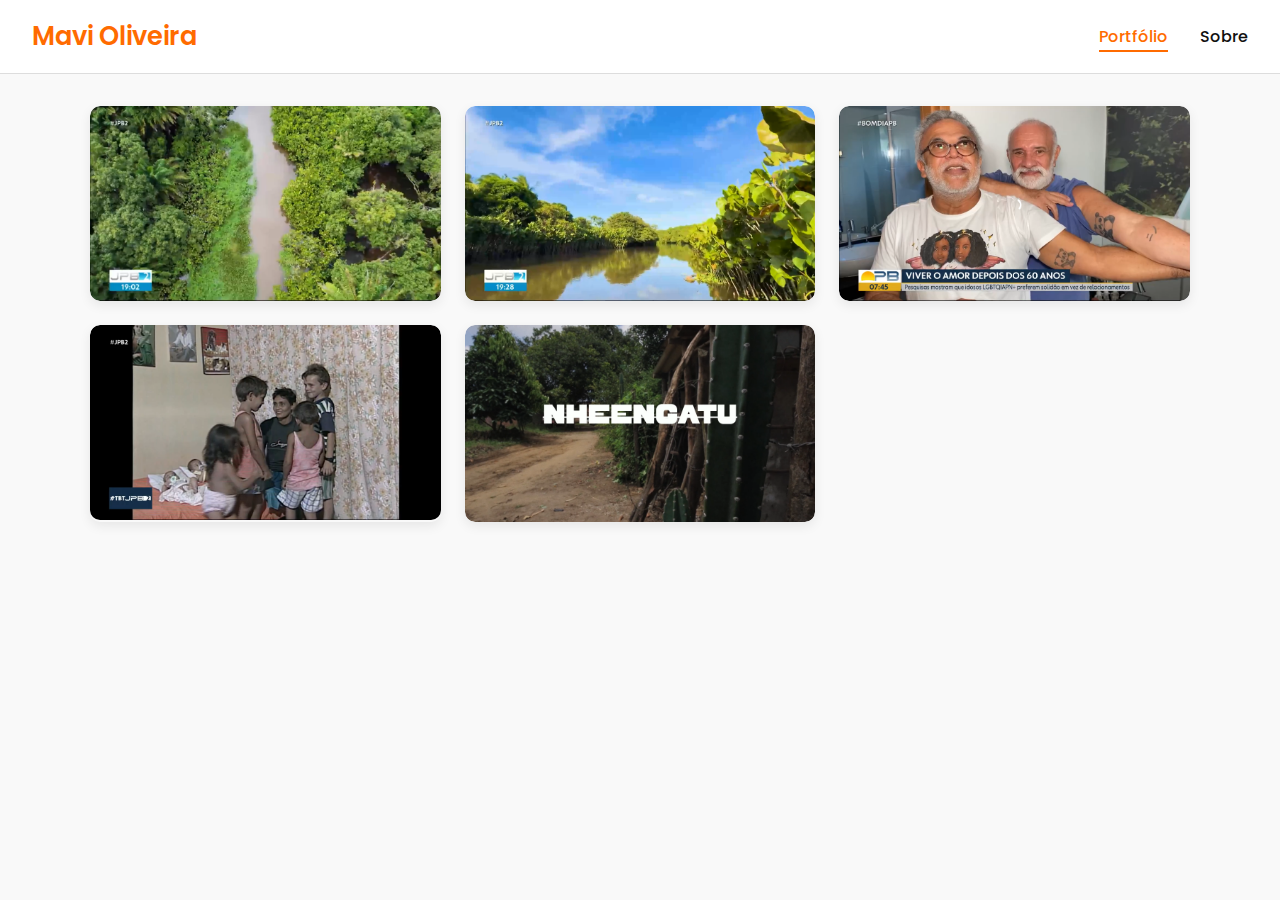
<file: index.html>
<!DOCTYPE html>
<html lang="en">
<head>
  <meta charset="UTF-8" />
  <meta name="viewport" content="width=device-width, initial-scale=1.0" />
  <title>Portfólio</title>
  <link rel="stylesheet" href="style.css" />
</head>
<body>
  <!-- Menu de navegação -->
  <header>
    <h1>Mavi Oliveira</h1>
    <nav>
      <ul>
        <li><a href="index.html" class="active">Portfólio</a></li>
        <li><a href="about.html">Sobre</a></li>
      </ul>
    </nav>
  </header>

  <!-- Productions Grid -->
  <main>
    <section class="grid">
      <!-- Example video card -->
      <a href="https://globoplay.globo.com/v/13858946/" target="_blank" class="card">
        <img src="images/video1.png" alt="Video 1" />
        <div class="overlay">
          <h2>Rio Gramame: Parte 1</h2>
          <p>Reportagens mostram desafios ambientais do rio que abastece João Pessoa.</p>
        </div>
      </a>

      <a href="https://globoplay.globo.com/v/13862538/" target="_blank" class="card">
        <img src="images/video2.png" alt="Video 2" />
        <div class="overlay">
          <h2>Rio Gramame: Parte 2</h2>
          <p>Segunda reportagem especial mostra trabalho de conscientização feito com alunos e comunidade.</p>
        </div>
      </a>

      <a href="https://globoplay.globo.com/v/13710691/" target="_blank" class="card">
        <img src="images/video3.png" alt="Video 3" />
        <div class="overlay">
          <h2>Idosos LGBTQIAPN+</h2>
          <p>Pesquisas indicam que idosos LGBTQIAPN+ preferem a solidão a relacionamentos.</p>
        </div>
      </a>

      <a href="https://globoplay.globo.com/v/13581061/" target="_blank" class="card">
        <img src="images/video4.png" alt="Video 4" />
        <div class="overlay">
          <h2>Laurinete e a história dos trigêmeos</h2>
          <p>Relembre a trajetória de Laurinete, que engravidou naturalmente de trigêmeos em 1998, e reencontre-a neste TBT JPB2 especial do Dia das Mães.</p>
        </div>
      </a>

      <a href="https://www.youtube.com/watch?v=txXWtYEiAJc" target="_blank" class="card">
        <img src="images/video5.png" alt="Video 4" />
        <div class="overlay">
          <h2>Nheengatu</h2>
          <p>Webdocumentário que relata sobre a tentativa de retomada da língua originária dos Tabajara pelo jovem Victor Tabajara.</p>
        </div>
      </a>
    </section>
  </main>
</body>
</html>
</file>
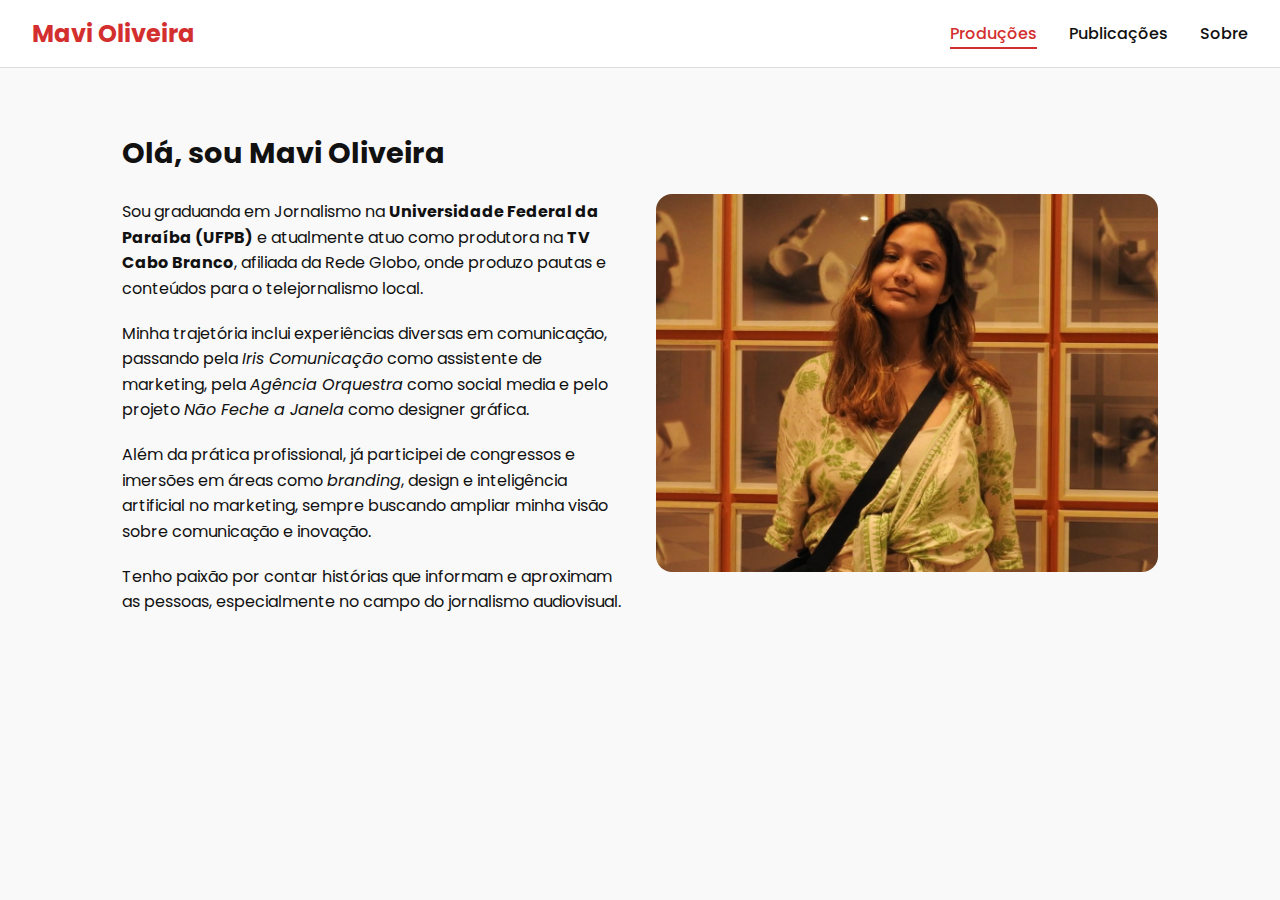
<file: about.html>
<!DOCTYPE html>
<html lang="en">
<head>
  <meta charset="UTF-8">
  <meta name="viewport" content="width=device-width, initial-scale=1.0">
  <title>About</title>
  
  <link href="https://fonts.googleapis.com/css2?family=Poppins:wght@300;400;600&display=swap" rel="stylesheet">

  <link rel="stylesheet" href="styles.css">
  <style>
    body {
      font-family: 'Poppins', sans-serif;
      margin: 0;
      padding: 0;
      background: #f9f9f9;
      color: #111;
    }

    header {
      display: flex;
      justify-content: space-between;
      align-items: center;
      padding: 1rem 2rem;
      background: #fff;
      border-bottom: 1px solid #ddd;
    }

    header h1 {
      font-size: 1.5rem;
      color: #d32f2f;
      margin: 0;
    }

    nav ul {
      display: flex;
      list-style: none;
      margin: 0;
      padding: 0;
    }

    nav ul li {
      margin-left: 2rem;
    }

    nav ul li a {
      text-decoration: none;
      color: #111;
      font-weight: 500;
      position: relative;
    }

    nav ul li a.active,
    nav ul li a:hover {
      color: #d32f2f;
    }

    nav ul li a.active::after {
      content: "";
      position: absolute;
      width: 100%;
      height: 2px;
      background: #d32f2f;
      bottom: -4px;
      left: 0;
    }

    .container {
      display: grid;
      grid-template-columns: 1fr 1fr;
      gap: 2rem;
      max-width: 1100px;
      margin: 0 auto;
      padding: 4rem 2rem;
      align-items: center;
    }

    .about-text h1 {
      font-size: 1.8rem;
      font-weight: bold;
      margin-bottom: 1.5rem;
    }

    .about-text p {
      line-height: 1.6;
      margin-bottom: 1.2rem;
    }

    .about-text em {
      font-style: italic;
    }

    .about-image img {
      width: 100%;
      border-radius: 16px;
    }

    @media (max-width: 900px) {
      .container {
        grid-template-columns: 1fr;
        text-align: center;
      }
      .about-image {
        order: -1;
      }
    }
  </style>
</head>
<body>
  <!-- Menu de navegação -->
  <header>
    <h1>Mavi Oliveira</h1>
    <nav>
      <ul>
        <li><a href="index.html" class="active">Produções</a></li>
        <li><a href="publications.html">Publicações</a></li>
        <li><a href="about.html">Sobre</a></li>
      </ul>
    </nav>
  </header>

  <!-- Conteúdo About -->
  <div class="container">
    <div class="about-text">
      <h1>Olá, sou Mavi Oliveira</h1>
      <p>
        Sou graduanda em Jornalismo na <strong>Universidade Federal da Paraíba (UFPB)</strong> e atualmente atuo como produtora na <strong>TV Cabo Branco</strong>, afiliada da Rede Globo, onde produzo pautas e conteúdos para o telejornalismo local.
      </p>
      <p>
        Minha trajetória inclui experiências diversas em comunicação, passando pela <em>Iris Comunicação</em> como assistente de marketing, pela <em>Agência Orquestra</em> como social media e pelo projeto <em>Não Feche a Janela</em> como designer gráfica.
      </p>
      <p>
        Além da prática profissional, já participei de congressos e imersões em áreas como <em>branding</em>, design e inteligência artificial no marketing, sempre buscando ampliar minha visão sobre comunicação e inovação.
      </p>
      <p>
        Tenho paixão por contar histórias que informam e aproximam as pessoas, especialmente no campo do jornalismo audiovisual.
      </p>
    </div>

    <div class="about-image">
      <img src="images/profile.jpg" alt="Profile Photo">
    </div>
  </div>
</body>
</html>
</file>
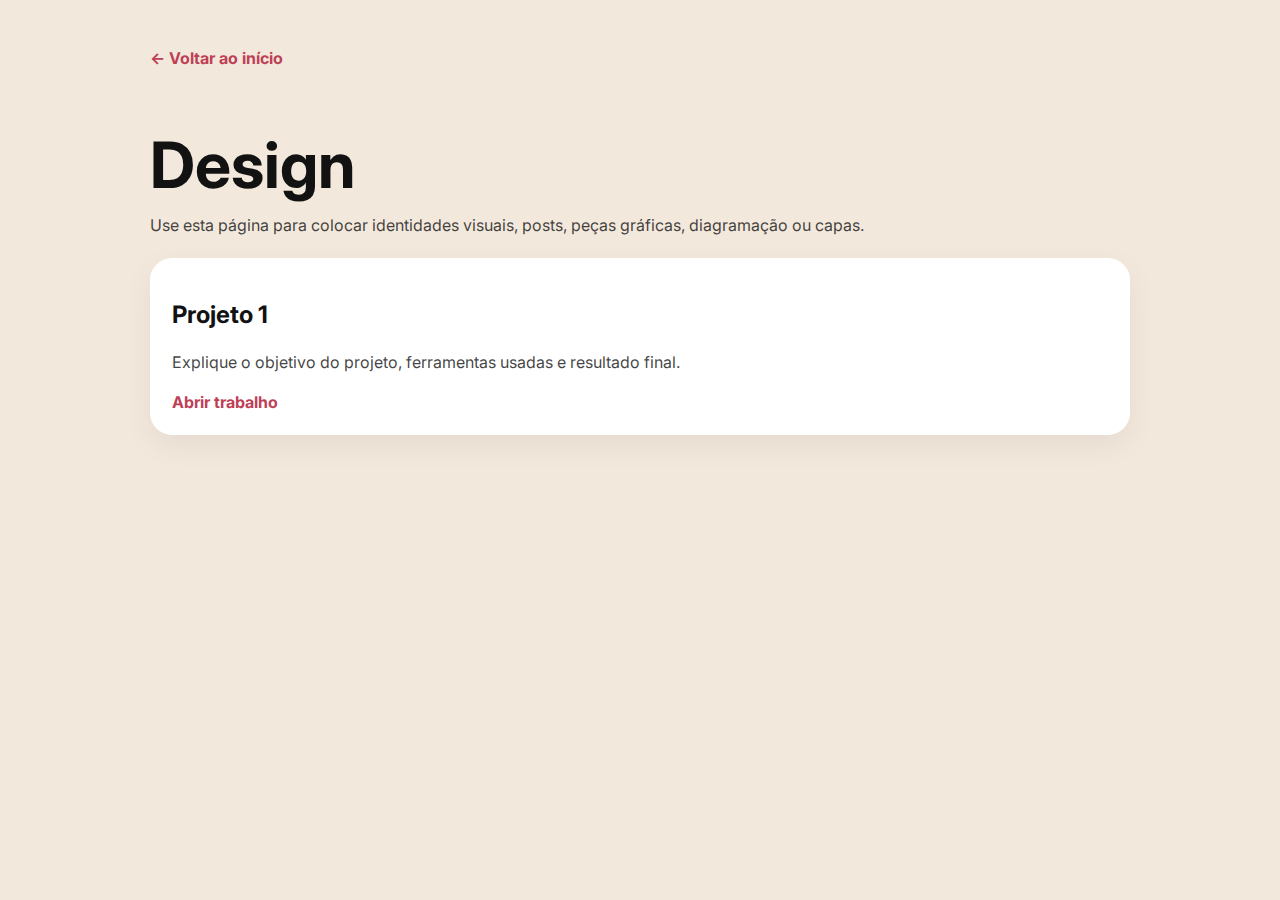
<file: edicao-video.html>
<!DOCTYPE html>
<html lang="pt-BR">
<head>
  <meta charset="UTF-8" />
  <meta name="viewport" content="width=device-width, initial-scale=1.0" />
  <title>Design | Portfólio</title>
  <link rel="preconnect" href="https://fonts.googleapis.com">
  <link rel="preconnect" href="https://fonts.gstatic.com" crossorigin>
  <link href="https://fonts.googleapis.com/css2?family=Inter:wght@400;500;600;700;800&display=swap" rel="stylesheet">
  <style>
    body { margin: 0; font-family: 'Inter', sans-serif; background: #f2e8dc; color: #121212; }
    .wrap { max-width: 980px; margin: 0 auto; padding: 3rem 1.25rem 5rem; }
    h1 { font-size: clamp(2.4rem, 5vw, 4.8rem); line-height: .95; margin-bottom: .8rem; }
    p { line-height: 1.7; color: rgba(18,18,18,.8); }
    .card { background: white; border-radius: 22px; padding: 1.4rem; margin-top: 1.2rem; box-shadow: 0 10px 30px rgba(0,0,0,.06); }
    a { color: #be3f56; font-weight: 700; text-decoration: none; }
    .back { display: inline-block; margin-bottom: 1.5rem; }
  </style>
</head>
<body>
  <div class="wrap">
    <a class="back" href="index.html">← Voltar ao início</a>
    <h1>Design</h1>
    <p>Use esta página para colocar identidades visuais, posts, peças gráficas, diagramação ou capas.</p>

    <div class="card">
      <h2>Projeto 1</h2>
      <p>Explique o objetivo do projeto, ferramentas usadas e resultado final.</p>
      <a href="https://seu-link-aqui.com" target="_blank" rel="noopener noreferrer">Abrir trabalho</a>
    </div>
  </div>
</body>
</html>
</file>
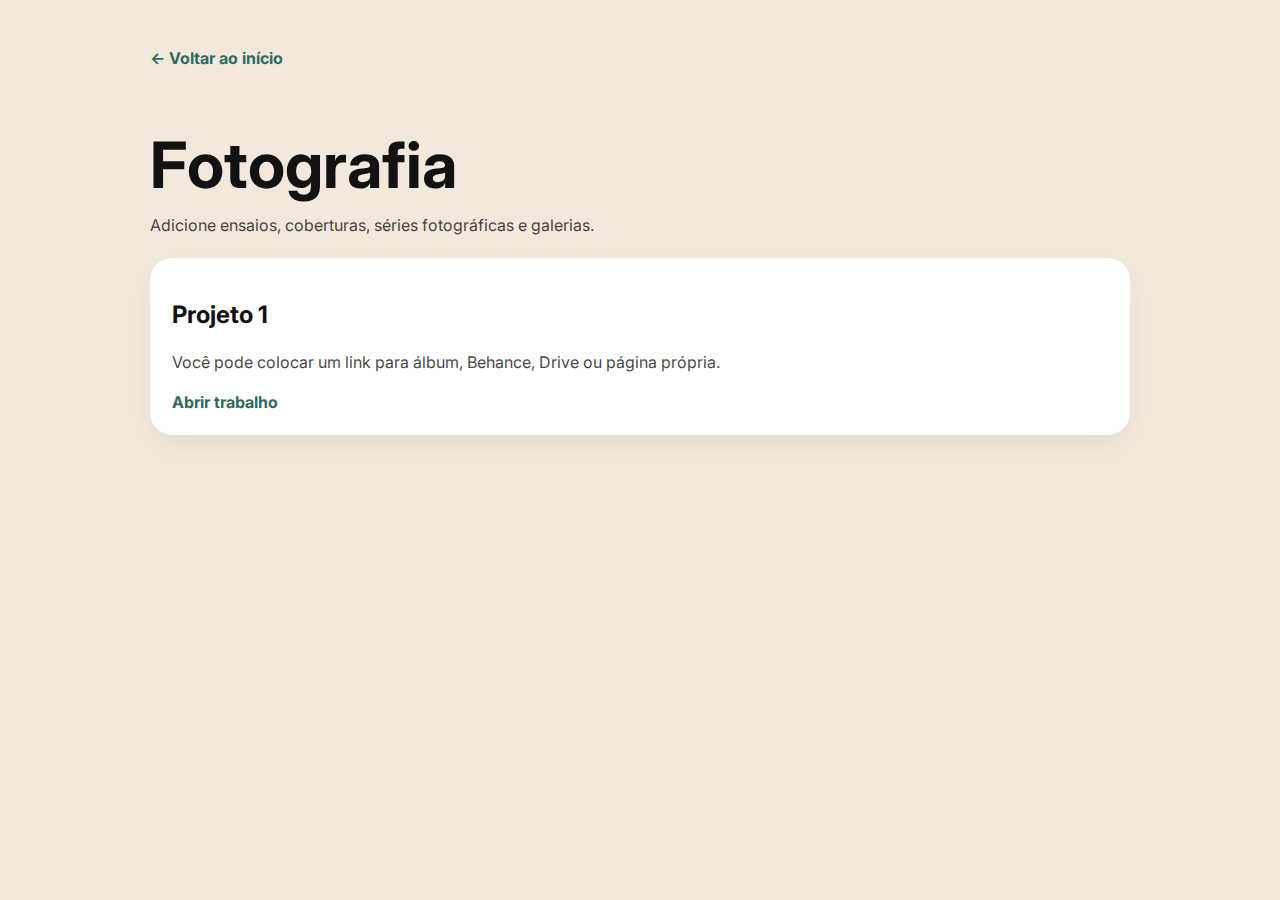
<file: fotografia.html>
<!DOCTYPE html>
<html lang="pt-BR">
<head>
  <meta charset="UTF-8" />
  <meta name="viewport" content="width=device-width, initial-scale=1.0" />
  <title>Fotografia | Portfólio</title>
  <link rel="preconnect" href="https://fonts.googleapis.com">
  <link rel="preconnect" href="https://fonts.gstatic.com" crossorigin>
  <link href="https://fonts.googleapis.com/css2?family=Inter:wght@400;500;600;700;800&display=swap" rel="stylesheet">
  <style>
    body { margin: 0; font-family: 'Inter', sans-serif; background: #f2e8dc; color: #121212; }
    .wrap { max-width: 980px; margin: 0 auto; padding: 3rem 1.25rem 5rem; }
    h1 { font-size: clamp(2.4rem, 5vw, 4.8rem); line-height: .95; margin-bottom: .8rem; }
    p { line-height: 1.7; color: rgba(18,18,18,.8); }
    .card { background: white; border-radius: 22px; padding: 1.4rem; margin-top: 1.2rem; box-shadow: 0 10px 30px rgba(0,0,0,.06); }
    a { color: #2f6b5f; font-weight: 700; text-decoration: none; }
    .back { display: inline-block; margin-bottom: 1.5rem; }
  </style>
</head>
<body>
  <div class="wrap">
    <a class="back" href="index.html">← Voltar ao início</a>
    <h1>Fotografia</h1>
    <p>Adicione ensaios, coberturas, séries fotográficas e galerias.</p>

    <div class="card">
      <h2>Projeto 1</h2>
      <p>Você pode colocar um link para álbum, Behance, Drive ou página própria.</p>
      <a href="https://seu-link-aqui.com" target="_blank" rel="noopener noreferrer">Abrir trabalho</a>
    </div>
  </div>
</body>
</html>
</file>
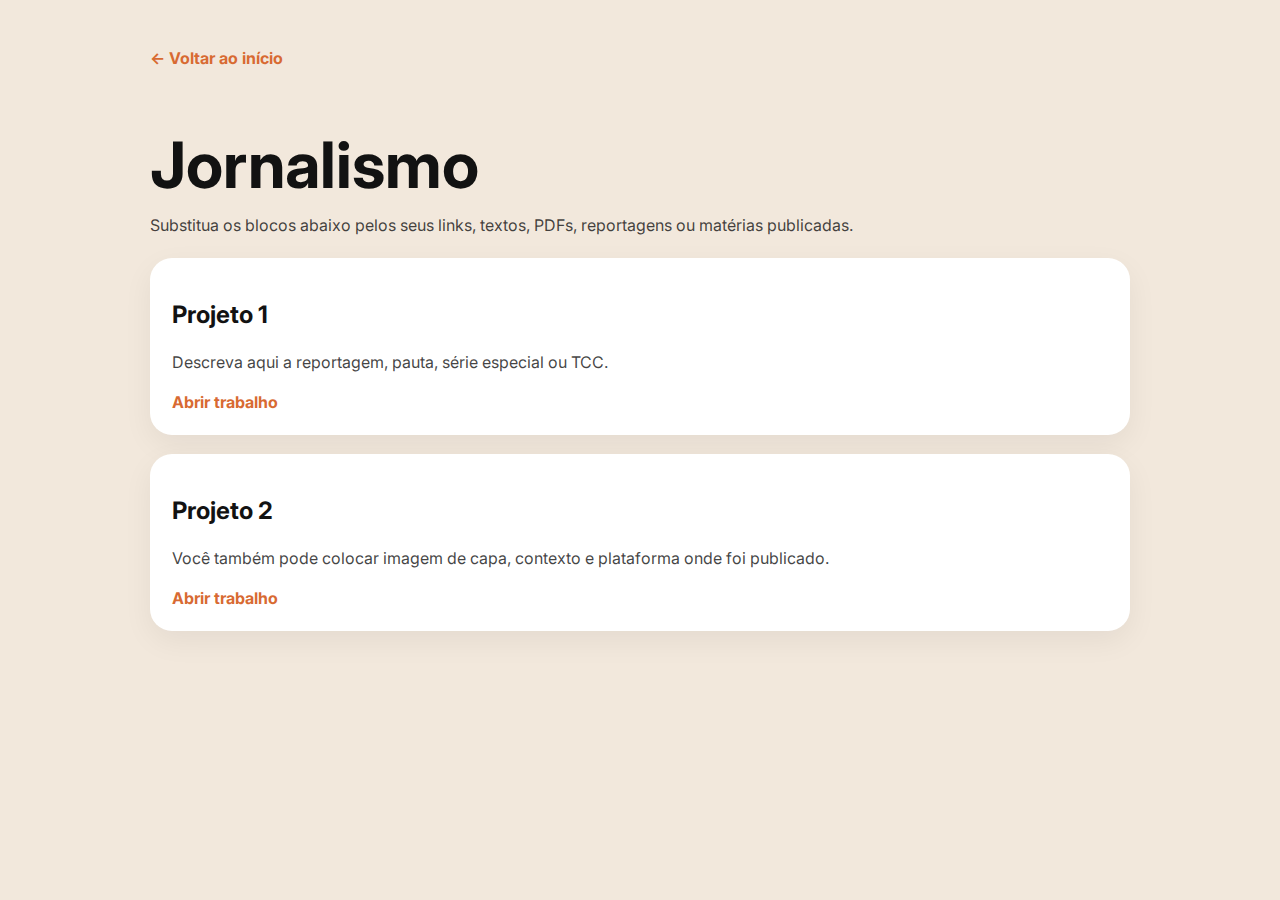
<file: jornalismo.html>
<!DOCTYPE html>
<html lang="pt-BR">
<head>
  <meta charset="UTF-8" />
  <meta name="viewport" content="width=device-width, initial-scale=1.0" />
  <title>Jornalismo | Portfólio</title>
  <link rel="preconnect" href="https://fonts.googleapis.com">
  <link rel="preconnect" href="https://fonts.gstatic.com" crossorigin>
  <link href="https://fonts.googleapis.com/css2?family=Inter:wght@400;500;600;700;800&display=swap" rel="stylesheet">
  <style>
    body { margin: 0; font-family: 'Inter', sans-serif; background: #f2e8dc; color: #121212; }
    .wrap { max-width: 980px; margin: 0 auto; padding: 3rem 1.25rem 5rem; }
    h1 { font-size: clamp(2.4rem, 5vw, 4.8rem); line-height: .95; margin-bottom: .8rem; }
    p { line-height: 1.7; color: rgba(18,18,18,.8); }
    .card { background: white; border-radius: 22px; padding: 1.4rem; margin-top: 1.2rem; box-shadow: 0 10px 30px rgba(0,0,0,.06); }
    a { color: #d86a32; font-weight: 700; text-decoration: none; }
    .back { display: inline-block; margin-bottom: 1.5rem; }
  </style>
</head>
<body>
  <div class="wrap">
    <a class="back" href="index.html">← Voltar ao início</a>
    <h1>Jornalismo</h1>
    <p>Substitua os blocos abaixo pelos seus links, textos, PDFs, reportagens ou matérias publicadas.</p>

    <div class="card">
      <h2>Projeto 1</h2>
      <p>Descreva aqui a reportagem, pauta, série especial ou TCC.</p>
      <a href="https://seu-link-aqui.com" target="_blank" rel="noopener noreferrer">Abrir trabalho</a>
    </div>

    <div class="card">
      <h2>Projeto 2</h2>
      <p>Você também pode colocar imagem de capa, contexto e plataforma onde foi publicado.</p>
      <a href="https://seu-link-aqui.com" target="_blank" rel="noopener noreferrer">Abrir trabalho</a>
    </div>
  </div>
</body>
</html>
</file>
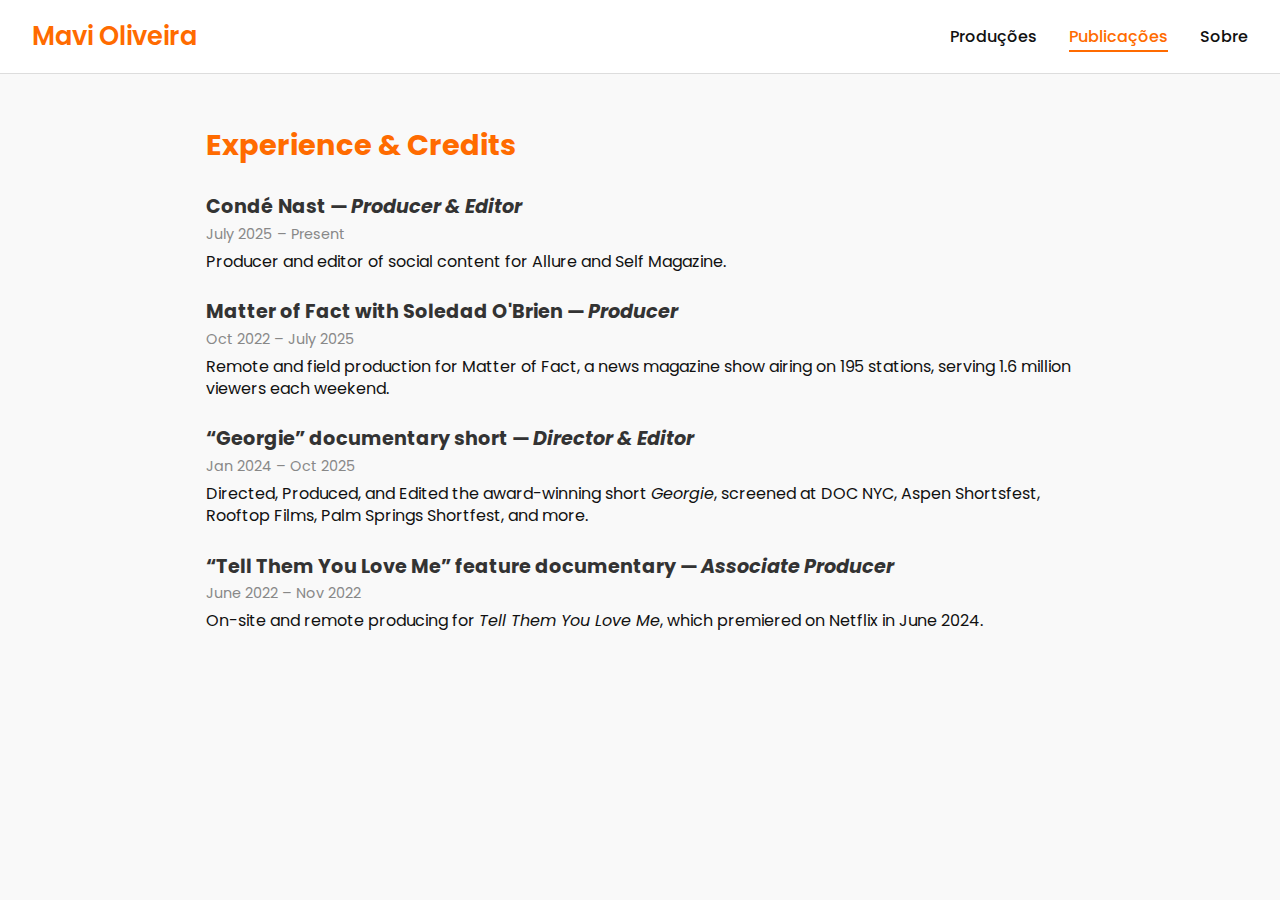
<file: publications.html>
<!DOCTYPE html>
<html lang="en">
<head>
  <meta charset="UTF-8" />
  <meta name="viewport" content="width=device-width, initial-scale=1.0" />
  <title>CV - Journalism Portfolio</title>
  <link rel="stylesheet" href="style.css" />
</head>
<body>
  <!-- Menu de navegação -->
  <header>
    <h1>Mavi Oliveira</h1>
    <nav>
      <ul>
        <li><a href="index.html" >Produções</a></li>
        <li><a href="publications.html" class="active">Publicações</a></li>
        <li><a href="about.html">Sobre</a></li>
      </ul>
    </nav>
  </header>

  <!-- CV Section -->
  <main>
    <section class="cv-container">
      <h2>Experience & Credits</h2>

      <div class="cv-item">
        <h3>Condé Nast — <em>Producer & Editor</em></h3>
        <span class="date">July 2025 – Present</span>
        <p>Producer and editor of social content for Allure and Self Magazine.</p>
      </div>

      <div class="cv-item">
        <h3>Matter of Fact with Soledad O'Brien — <em>Producer</em></h3>
        <span class="date">Oct 2022 – July 2025</span>
        <p>Remote and field production for Matter of Fact, a news magazine show airing on 195 stations, serving 1.6 million viewers each weekend.</p>
      </div>

      <div class="cv-item">
        <h3>“Georgie” documentary short — <em>Director & Editor</em></h3>
        <span class="date">Jan 2024 – Oct 2025</span>
        <p>Directed, Produced, and Edited the award-winning short <em>Georgie</em>, screened at DOC NYC, Aspen Shortsfest, Rooftop Films, Palm Springs Shortfest, and more.</p>
      </div>

      <div class="cv-item">
        <h3>“Tell Them You Love Me” feature documentary — <em>Associate Producer</em></h3>
        <span class="date">June 2022 – Nov 2022</span>
        <p>On-site and remote producing for <em>Tell Them You Love Me</em>, which premiered on Netflix in June 2024.</p>
      </div>
    </section>
  </main>
</body>
</html>
</file>
<file: styles.css>
:root {
  --bg-dark: #101010;
  --text-dark: #121212;
  --text-light: #f7f4ee;
  --panel: #f2e8dc;
  --line: rgba(18, 18, 18, 0.14);

  /* Troque estas cores pelas que preferir */
  --color-jornalismo: #d86a32;
  --color-design: #be3f56;
  --color-fotografia: #2f6b5f;
  --color-video: #315edb;
}

* {
  box-sizing: border-box;
  margin: 0;
  padding: 0;
}

html {
  scroll-behavior: smooth;
}

body {
  font-family: 'Inter', sans-serif;
  background: var(--bg-dark);
  color: var(--text-dark);
}

img {
  max-width: 100%;
  display: block;
}

.hero {
  position: relative;
  min-height: 100vh;
  display: flex;
  align-items: center;
  padding: clamp(2rem, 4vw, 4rem);
  background-image:
    linear-gradient(rgba(0, 0, 0, 0.38), rgba(0, 0, 0, 0.38)),
    url('assets/fundo_cordel.png');
  background-size: cover;
  background-position: center;
  background-repeat: no-repeat;
}

.overlay {
  position: absolute;
  inset: 0;
  background: linear-gradient(90deg, rgba(0,0,0,0.45) 0%, rgba(0,0,0,0.18) 48%, rgba(0,0,0,0.1) 100%);
}

.hero__content {
  position: relative;
  z-index: 1;
  max-width: 780px;
  color: var(--text-light);
}

.hero__eyebrow {
  font-size: 0.95rem;
  letter-spacing: 0.16em;
  text-transform: uppercase;
  margin-bottom: 1rem;
  opacity: 0.88;
}

.hero h1 {
  font-size: clamp(3.2rem, 10vw, 7.5rem);
  line-height: 0.92;
  font-weight: 800;
  letter-spacing: -0.06em;
}

.hero h1 span {
  color: #f4d35e;
}

.hero__description {
  margin-top: 1.6rem;
  max-width: 560px;
  font-size: clamp(1rem, 1.8vw, 1.2rem);
  line-height: 1.6;
  color: rgba(247, 244, 238, 0.92);
}

.hero__button {
  display: inline-flex;
  margin-top: 2rem;
  padding: 0.95rem 1.4rem;
  border-radius: 999px;
  text-decoration: none;
  background: #f4d35e;
  color: #121212;
  font-weight: 700;
  transition: transform 0.2s ease, opacity 0.2s ease;
}

.hero__button:hover {
  transform: translateY(-2px);
  opacity: 0.92;
}

.portfolio {
  background: var(--panel);
  padding: 3rem clamp(1.25rem, 5vw, 4rem) 5rem;
}

.portfolio__intro {
  max-width: 760px;
  margin-bottom: 2rem;
}

.portfolio__intro h2 {
  font-size: clamp(1.8rem, 3vw, 2.6rem);
  margin-bottom: 0.65rem;
}

.portfolio__intro p {
  font-size: 1rem;
  line-height: 1.65;
  color: rgba(18,18,18,0.78);
}

.areas {
  border-top: 1px solid var(--line);
}

.area {
  display: grid;
  grid-template-columns: 60px 1fr auto;
  align-items: center;
  gap: 1rem;
  min-height: 110px;
  text-decoration: none;
  color: inherit;
  border-bottom: 1px solid var(--line);
  padding: 1rem 0;
  transition: padding-left 0.25s ease, background-color 0.25s ease, color 0.25s ease;
}

.area:hover {
  padding-left: 1rem;
}

.area__number {
  font-size: 1.1rem;
  opacity: 0.65;
}

.area__name {
  font-size: clamp(2rem, 5vw, 3.6rem);
  font-weight: 600;
  letter-spacing: -0.05em;
}

.area__arrow {
  font-size: clamp(2rem, 3vw, 2.6rem);
  font-weight: 500;
  padding-right: 0.5rem;
}

.area--jornalismo:hover {
  background: var(--color-jornalismo);
  color: var(--text-light);
}

.area--design:hover {
  background: var(--color-design);
  color: var(--text-light);
}

.area--fotografia:hover {
  background: var(--color-fotografia);
  color: var(--text-light);
}

.area--video:hover {
  background: var(--color-video);
  color: var(--text-light);
}

@media (max-width: 740px) {
  .hero {
    min-height: 82vh;
    align-items: flex-end;
    padding-bottom: 3rem;
  }

  .area {
    grid-template-columns: 44px 1fr auto;
    min-height: 88px;
  }

  .area__name {
    font-size: clamp(1.7rem, 7vw, 2.4rem);
  }
}
</file>
<file: style.css>
/* Importa a fonte Poppins */
@import url('https://fonts.googleapis.com/css2?family=Poppins:wght@300;400;600&display=swap');

/* Reset básico */
* {
  margin: 0;
  padding: 0;
  box-sizing: border-box;
}

body {
  font-family: 'Poppins', sans-serif;
  background: #f9f9f9;
  color: #111;
  line-height: 1.6;
}

/* ===== NAVBAR ===== */
header {
  display: flex;
  justify-content: space-between;
  align-items: center;
  padding: 1rem 2rem;
  background: #fff;
  border-bottom: 1px solid #ddd;
}

header h1 {
  font-size: 1.6rem;
  font-weight: 600;
  color: #FF6B00; /* Laranja forte */
  margin: 0;
}

nav ul {
  display: flex;
  list-style: none;
}

nav ul li {
  margin-left: 2rem;
}

nav ul li a {
  text-decoration: none;
  color: #111;
  font-weight: 500;
  position: relative;
  transition: color 0.2s ease-in-out;
}

nav ul li a.active,
nav ul li a:hover {
  color: #FF6B00;
}

nav ul li a.active::after {
  content: "";
  position: absolute;
  width: 100%;
  height: 2px;
  background: #FF6B00;
  bottom: -4px;
  left: 0;
}

/* ===== GRID (Produções e Publicações) ===== */
.grid {
  max-width: 1100px;
  margin: 2rem auto;
  display: grid;
  grid-template-columns: repeat(auto-fit, minmax(280px, 1fr));
  gap: 1.5rem;
}

.card {
  position: relative;
  display: block;
  overflow: hidden;
  border-radius: 10px;
  box-shadow: 0 4px 12px rgba(0,0,0,0.08);
  transition: transform 0.3s ease;
}

.card img {
  width: 100%;
  display: block;
  border-radius: 10px;
  transition: transform 0.3s ease;
}

.card:hover img {
  transform: scale(1.05);
}

.overlay {
  position: absolute;
  inset: 0;
  background: rgba(0,0,0,0.6);
  color: white;
  opacity: 0;
  display: flex;
  flex-direction: column;
  justify-content: center;
  text-align: center;
  padding: 1rem;
  transition: opacity 0.3s ease;
}

.card:hover .overlay {
  opacity: 1;
}

.overlay h2 {
  margin-bottom: 0.5rem;
  font-size: 1.2rem;
  font-weight: 600;
}

.overlay p {
  font-size: 0.9rem;
}

/* ===== ABOUT ===== */
.container {
  display: grid;
  grid-template-columns: 1fr 1fr;
  gap: 2rem;
  max-width: 1100px;
  margin: 0 auto;
  padding: 4rem 2rem;
  align-items: center;
}

.about-text h1 {
  font-size: 2rem;
  font-weight: 600;
  margin-bottom: 1.5rem;
  color: #FF6B00;
}

.about-text p {
  margin-bottom: 1.2rem;
  font-weight: 300;
}

.about-image img {
  width: 100%;
  border-radius: 16px;
}

@media (max-width: 900px) {
  .container {
    grid-template-columns: 1fr;
    text-align: center;
  }
  .about-image {
    order: -1;
  }
}

/* ===== CV ===== */
.cv-container {
  max-width: 900px;
  margin: 2rem auto;
  padding: 1rem;
}

.cv-container h2 {
  font-size: 1.8rem;
  margin-bottom: 1.5rem;
  color: #FF6B00;
}

.cv-item {
  margin-bottom: 1.5rem;
}

.cv-item h3 {
  font-size: 1.2rem;
  color: #333;
}

.cv-item .date {
  font-size: 0.9rem;
  color: #888;
  display: block;
  margin-bottom: 0.3rem;
}

.cv-item p {
  font-size: 1rem;
  line-height: 1.4;
}
</file>
